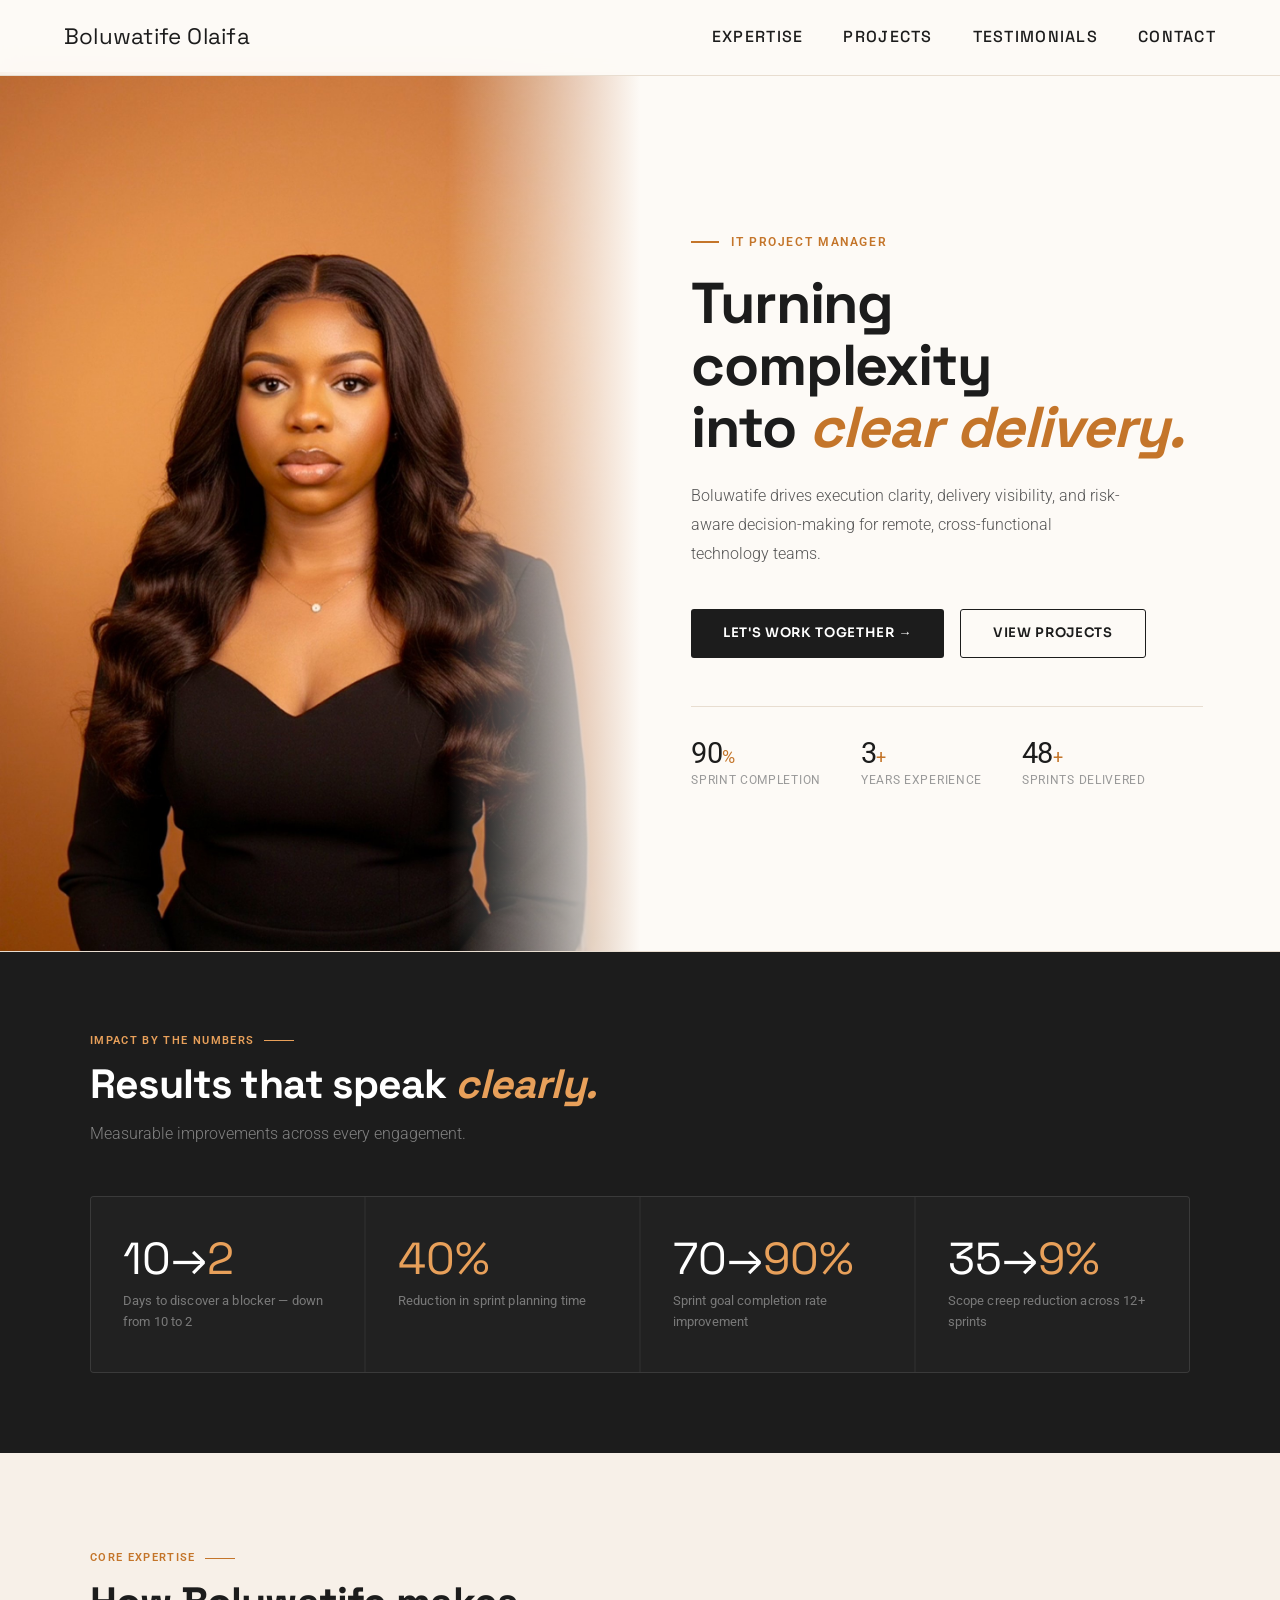
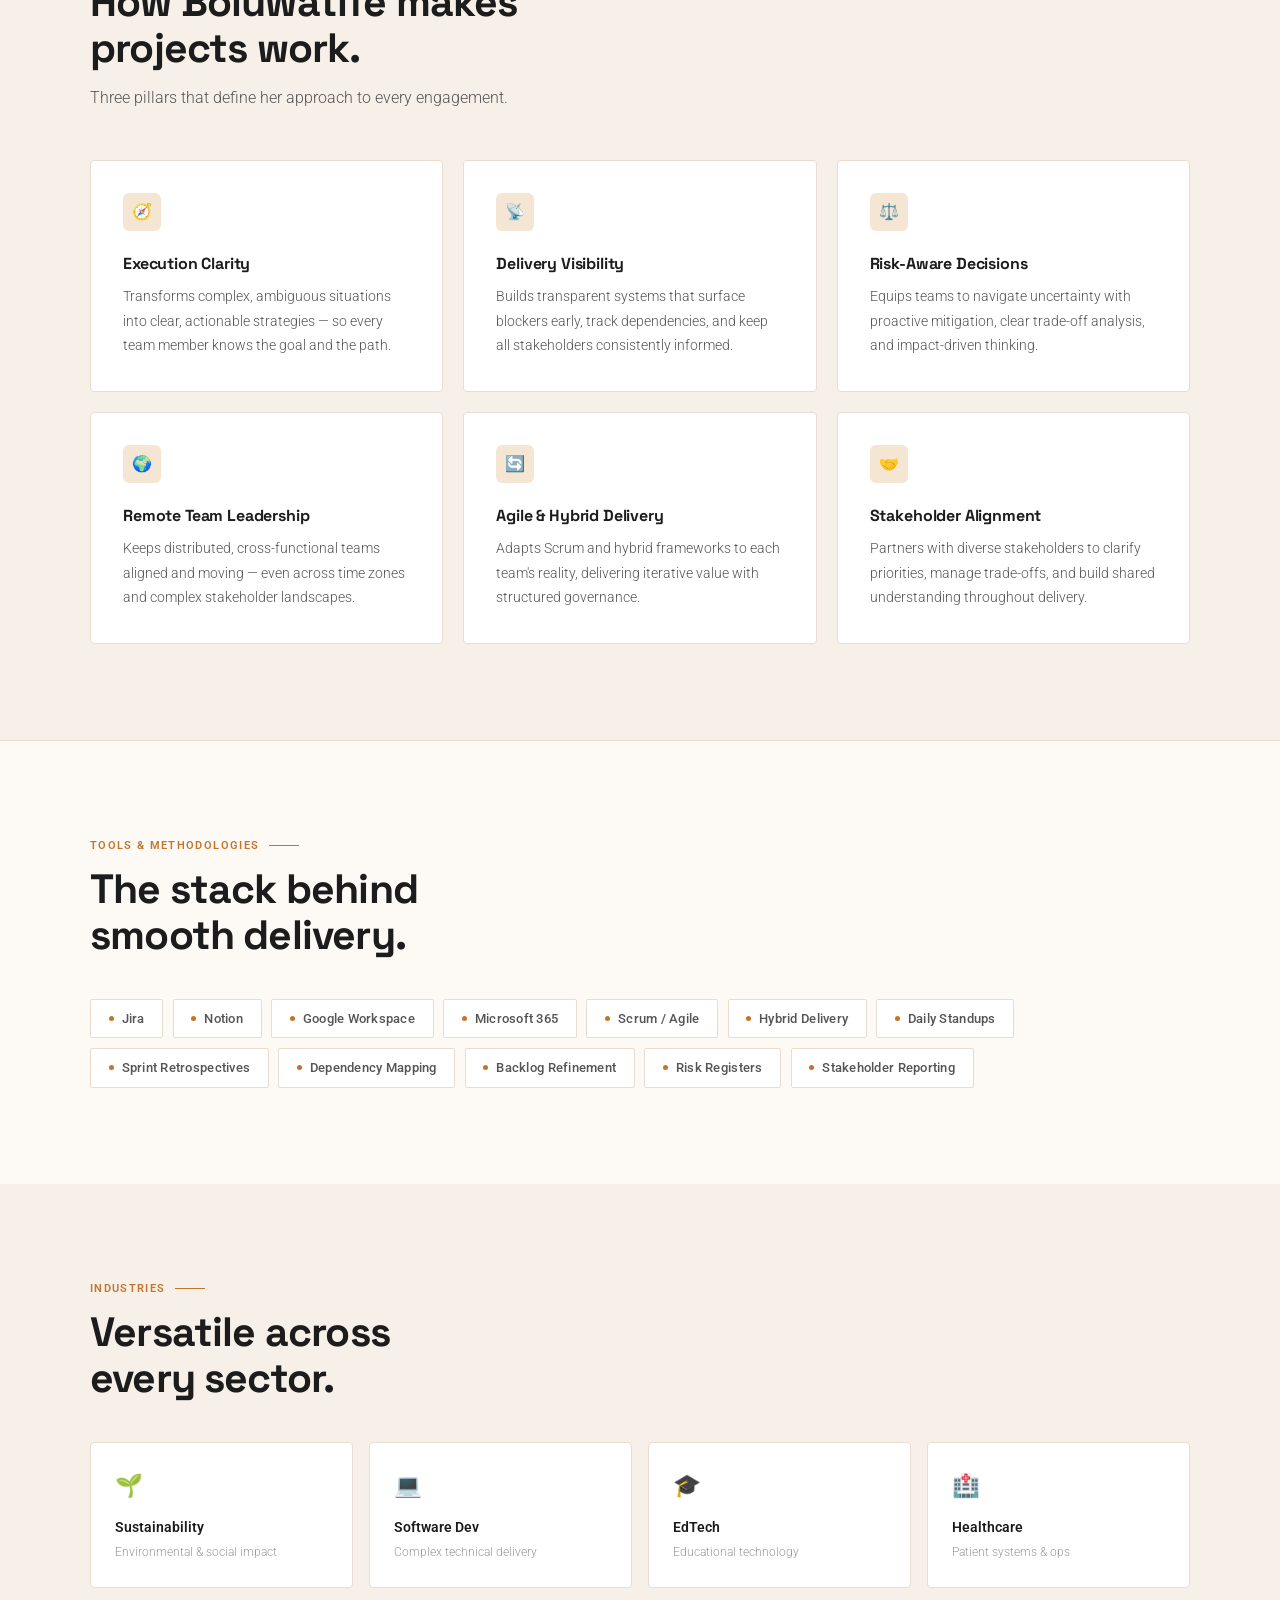
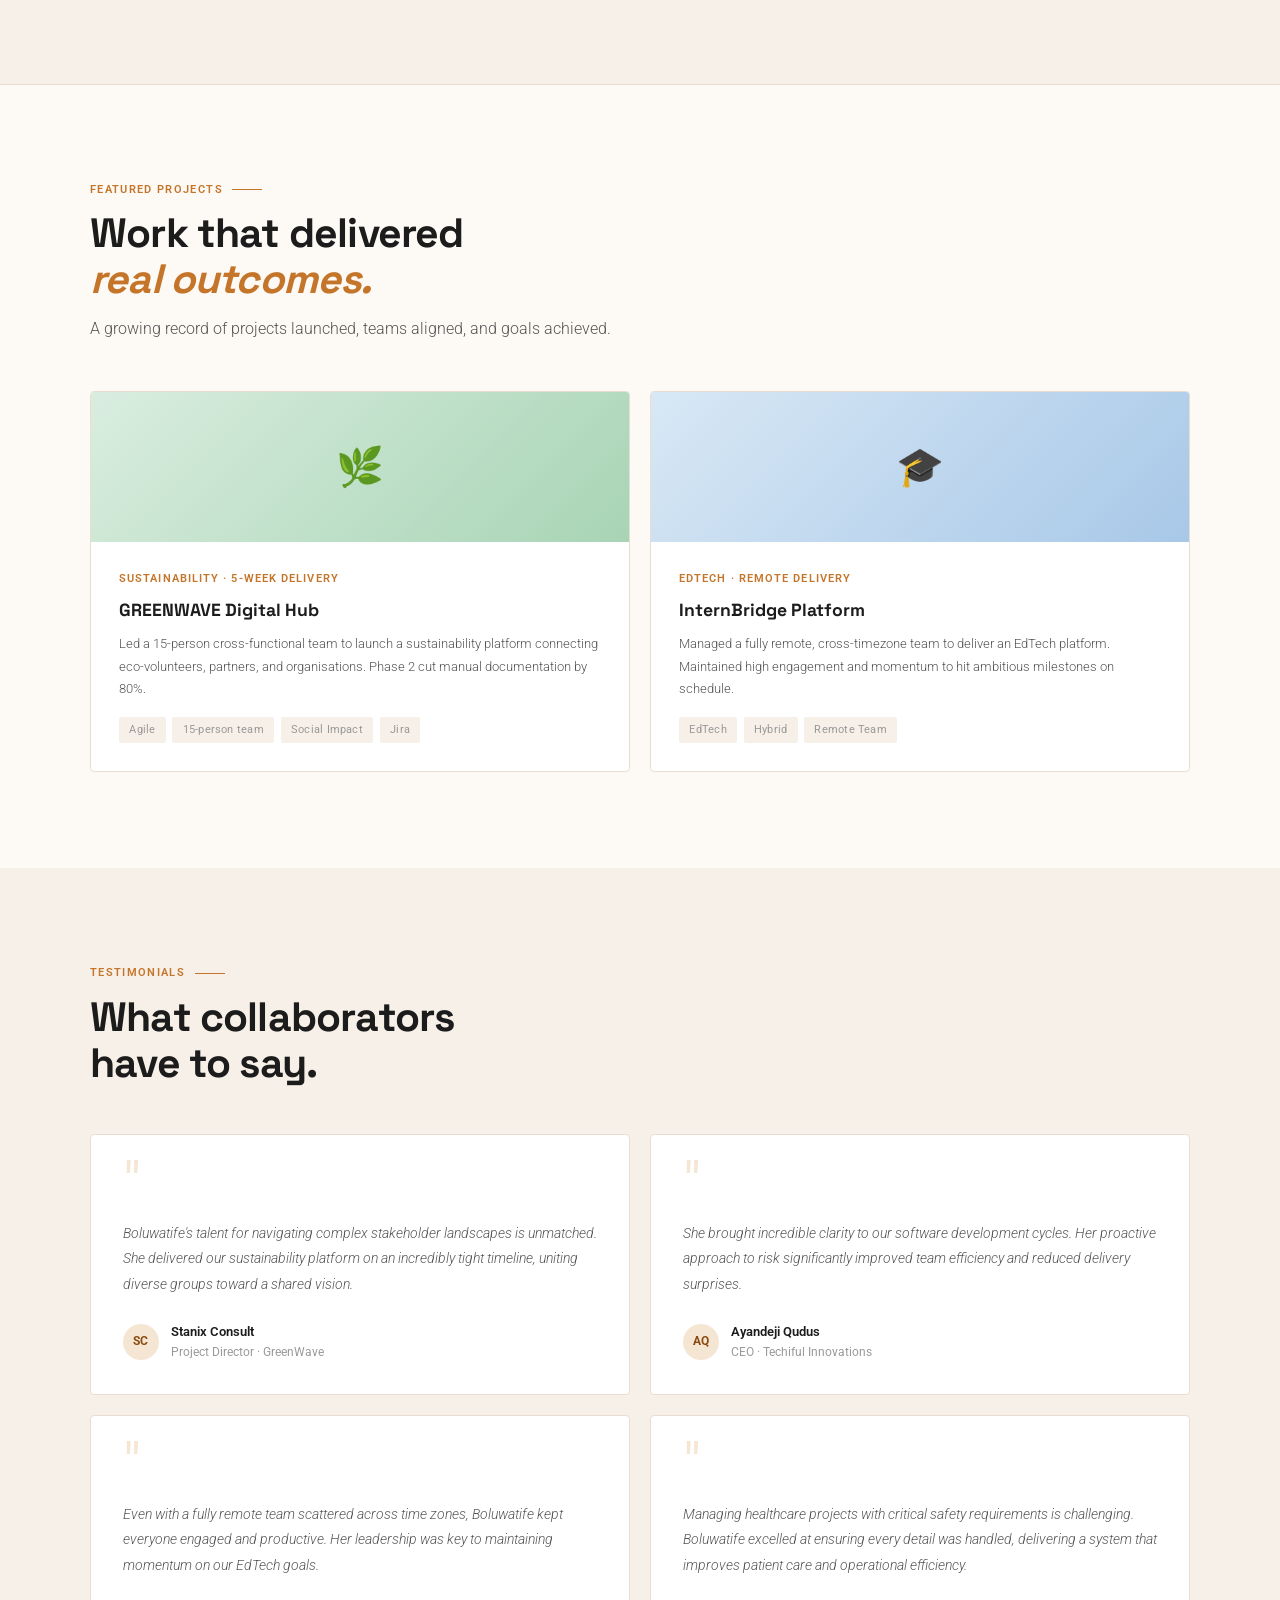
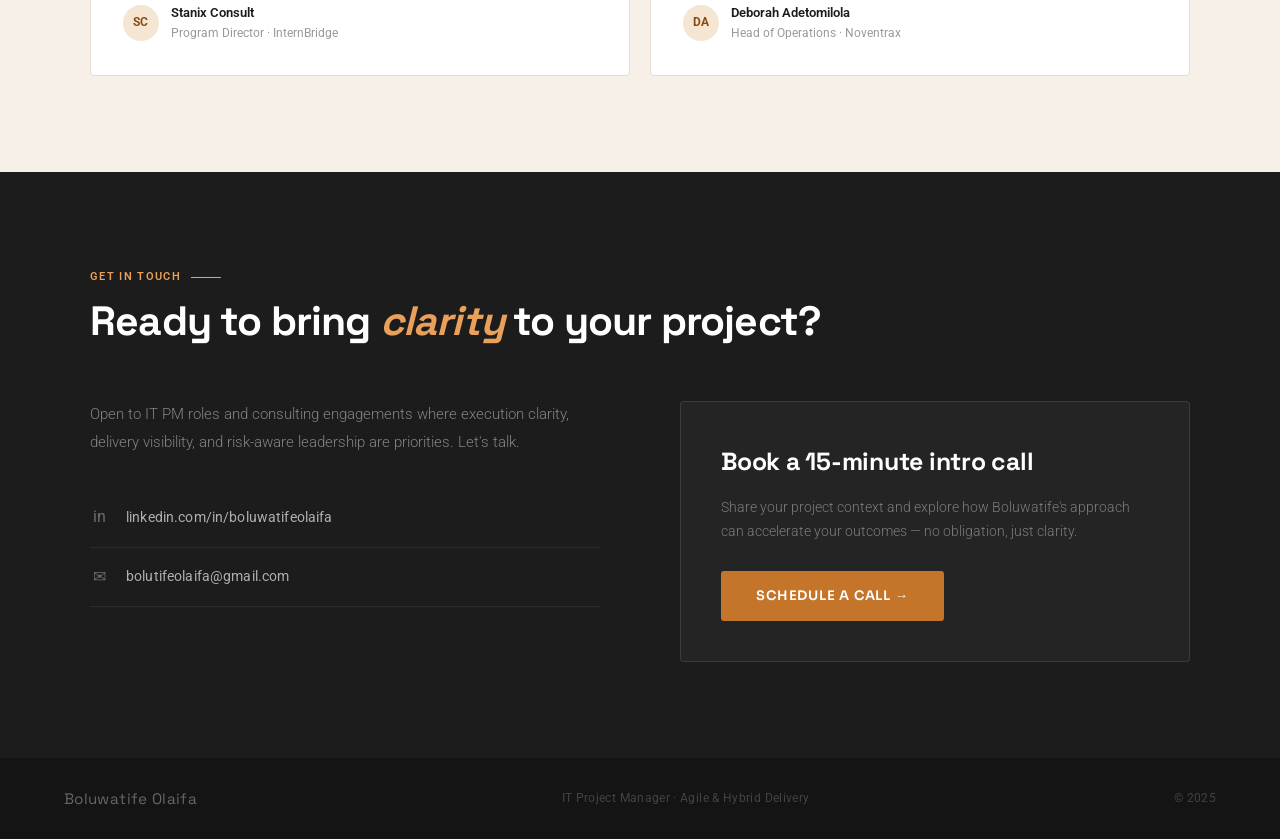
<file: index.html>
<!DOCTYPE html>
<html lang="en">
<head>
<meta charset="UTF-8">
<meta name="viewport" content="width=device-width, initial-scale=1.0">
<title>Boluwatife Olaifa — IT Project Manager</title>
<link rel="preconnect" href="https://fonts.googleapis.com">
<link rel="preconnect" href="https://fonts.gstatic.com" crossorigin>
<link href="https://fonts.googleapis.com/css2?family=Roboto:ital,wght@0,100..900;1,100..900&family=Sora:wght@100..800&family=Space+Grotesk:wght@300..700&display=swap" rel="stylesheet">
<link rel="stylesheet" href="style.css">
</head>
<body>
<!--  Mobile Nav Drawer-->
  <div class="nav-drawer" id="navDrawer">
      <button class="nav-drawer-close" id="navClose" aria-label="Close menu"> <span></span>
  <span></span></button>
   <a href="#expertise" onclick="closeDrawer()">Expertise</a>
    <a href="#projects" onclick="closeDrawer()">Projects</a>
    <a href="#testimonials" onclick="closeDrawer()">Testimonials</a>
    <a href="#contact" onclick="closeDrawer()">Contact</a>
  </div>
<!-- NAV -->
<nav>
  <a href="#" class="nav-logo">Boluwatife Olaifa</a>
  <div class="nav-right">
<ul class="nav-links">
    <li><a href="#expertise">Expertise</a></li>
    <li><a href="#projects">Projects</a></li>
    <li><a href="#testimonials">Testimonials</a></li>
    <li><a href="#contact">Contact</a></li>
  </ul>
  <button class="nav-toggle" id="navToggle" aria-label="Open menu">
        <span></span><span></span><span></span>
      </button>
  </div>
  
</nav>

<!-- HERO -->
<div class="hero">
  <div class="hero-photo">
    <img src="[data-uri]" alt="Boluwatife Olaifa — IT Project Manager">
  </div>
  <div class="hero-text">
    <div class="hero-eyebrow">IT Project Manager</div>
    <h1>Turning complexity<br>into <em>clear delivery.</em></h1>
    <p class="hero-sub">Boluwatife drives execution clarity, delivery visibility, and risk-aware decision-making for remote, cross-functional technology teams.</p>
    <div class="hero-ctas">
      <a href="#contact" class="btn btn-dark">Let's work together →</a>
      <a href="#projects" class="btn btn-outline">View projects</a>
    </div>
    <div class="hero-stats">
      <div class="hero-stat">
        <div class="hero-stat-num">90<span>%</span></div>
        <div class="hero-stat-label">Sprint completion</div>
      </div>
      <div class="hero-stat">
        <div class="hero-stat-num">3<span>+</span></div>
        <div class="hero-stat-label">Years experience</div>
      </div>
      <div class="hero-stat">
        <div class="hero-stat-num">48<span>+</span></div>
        <div class="hero-stat-label">Sprints delivered</div>
      </div>
    </div>
  </div>
</div>

<hr class="divider">

<!-- METRICS -->
<section class="metrics-strip">
  <div class="container">
    <div class="section-eyebrow">Impact by the numbers</div>
    <h2 style="color:var(--white)">Results that speak <em style="font-style:italic;color:var(--amber-light)">clearly.</em></h2>
    <p class="section-lead">Measurable improvements across every engagement.</p>
    <div class="metrics-grid">
      <div class="metric-card">
        <div class="metric-num">10→<em>2</em></div>
        <div class="metric-desc">Days to discover a blocker — down from 10 to 2</div>
      </div>
      <div class="metric-card">
        <div class="metric-num"><em>40%</em></div>
        <div class="metric-desc">Reduction in sprint planning time</div>
      </div>
      <div class="metric-card">
        <div class="metric-num">70→<em>90%</em></div>
        <div class="metric-desc">Sprint goal completion rate improvement</div>
      </div>
      <div class="metric-card">
        <div class="metric-num">35→<em>9%</em></div>
        <div class="metric-desc">Scope creep reduction across 12+ sprints</div>
      </div>
    </div>
  </div>
</section>

<!-- EXPERTISE -->
<section id="expertise" class="expertise-section">
  <div class="container">
    <div class="section-eyebrow">Core expertise</div>
    <h2>How Boluwatife makes<br>projects work.</h2>
    <p class="section-lead">Three pillars that define her approach to every engagement.</p>
    <div class="expertise-grid">
      <div class="expertise-card">
        <div class="exp-icon">🧭</div>
        <h3>Execution Clarity</h3>
        <p>Transforms complex, ambiguous situations into clear, actionable strategies — so every team member knows the goal and the path.</p>
      </div>
      <div class="expertise-card">
        <div class="exp-icon">📡</div>
        <h3>Delivery Visibility</h3>
        <p>Builds transparent systems that surface blockers early, track dependencies, and keep all stakeholders consistently informed.</p>
      </div>
      <div class="expertise-card">
        <div class="exp-icon">⚖️</div>
        <h3>Risk-Aware Decisions</h3>
        <p>Equips teams to navigate uncertainty with proactive mitigation, clear trade-off analysis, and impact-driven thinking.</p>
      </div>
      <div class="expertise-card">
        <div class="exp-icon">🌍</div>
        <h3>Remote Team Leadership</h3>
        <p>Keeps distributed, cross-functional teams aligned and moving — even across time zones and complex stakeholder landscapes.</p>
      </div>
      <div class="expertise-card">
        <div class="exp-icon">🔄</div>
        <h3>Agile & Hybrid Delivery</h3>
        <p>Adapts Scrum and hybrid frameworks to each team's reality, delivering iterative value with structured governance.</p>
      </div>
      <div class="expertise-card">
        <div class="exp-icon">🤝</div>
        <h3>Stakeholder Alignment</h3>
        <p>Partners with diverse stakeholders to clarify priorities, manage trade-offs, and build shared understanding throughout delivery.</p>
      </div>
    </div>
  </div>
</section>

<hr class="divider">

<!-- Section for tools -->
<section>
  <div class="container">
    <div class="section-eyebrow">Tools & Methodologies</div>
    <h2>The stack behind<br>smooth delivery.</h2>
    <div class="tools-row">
      <div class="tool-chip">Jira</div>
      <div class="tool-chip">Notion</div>
      <div class="tool-chip">Google Workspace</div>
      <div class="tool-chip">Microsoft 365</div>
      <div class="tool-chip">Scrum / Agile</div>
      <div class="tool-chip">Hybrid Delivery</div>
      <div class="tool-chip">Daily Standups</div>
      <div class="tool-chip">Sprint Retrospectives</div>
      <div class="tool-chip">Dependency Mapping</div>
      <div class="tool-chip">Backlog Refinement</div>
      <div class="tool-chip">Risk Registers</div>
      <div class="tool-chip">Stakeholder Reporting</div>
    </div>
  </div>
</section>

<!-- INDUSTRIES -->
<section class="industries-section">
  <div class="container">
    <div class="section-eyebrow">Industries</div>
    <h2>Versatile across<br>every sector.</h2>
    <div class="industries-grid">
      <div class="industry-card">
        <div class="ind-icon">🌱</div>
        <div class="ind-name">Sustainability</div>
        <div class="ind-desc">Environmental & social impact</div>
      </div>
      <div class="industry-card">
        <div class="ind-icon">💻</div>
        <div class="ind-name">Software Dev</div>
        <div class="ind-desc">Complex technical delivery</div>
      </div>
      <div class="industry-card">
        <div class="ind-icon">🎓</div>
        <div class="ind-name">EdTech</div>
        <div class="ind-desc">Educational technology</div>
      </div>
      <div class="industry-card">
        <div class="ind-icon">🏥</div>
        <div class="ind-name">Healthcare</div>
        <div class="ind-desc">Patient systems & ops</div>
      </div>
    </div>
  </div>
</section>

<hr class="divider">

<!-- PROJECTS -->
<section id="projects">
  <div class="container">
    <div class="section-eyebrow">Featured projects</div>
    <h2>Work that delivered<br><em style="font-style:italic;color:var(--amber)">real outcomes.</em></h2>
    <p class="section-lead">A growing record of projects launched, teams aligned, and goals achieved.</p>
    <div class="projects-grid">
      <div class="project-card">
        <div class="project-banner banner-green">🌿</div>
        <div class="project-body">
          <div class="project-tag">Sustainability · 5-week delivery</div>
          <h3>GREENWAVE Digital Hub</h3>
          <p>Led a 15-person cross-functional team to launch a sustainability platform connecting eco-volunteers, partners, and organisations. Phase 2 cut manual documentation by 80%.</p>
          <div class="project-pills">
            <span class="project-pill">Agile</span>
            <span class="project-pill">15-person team</span>
            <span class="project-pill">Social Impact</span>
            <span class="project-pill">Jira</span>
          </div>
        </div>
      </div>
      <div class="project-card">
        <div class="project-banner banner-blue">🎓</div>
        <div class="project-body">
          <div class="project-tag">EdTech · Remote delivery</div>
          <h3>InternBridge Platform</h3>
          <p>Managed a fully remote, cross-timezone team to deliver an EdTech platform. Maintained high engagement and momentum to hit ambitious milestones on schedule.</p>
          <div class="project-pills">
            <span class="project-pill">EdTech</span>
            <span class="project-pill">Hybrid</span>
            <span class="project-pill">Remote Team</span>
          </div>
        </div>
      </div>
    </div>
  </div>
</section>

<!-- TESTIMONIALS -->
<section id="testimonials" class="testimonials-section">
  <div class="container">
    <div class="section-eyebrow">Testimonials</div>
    <h2>What collaborators<br>have to say.</h2>
    <div class="testimonials-grid">
      <div class="testimonial-card">
        <span class="quote-glyph">"</span>
        <p class="testimonial-text">Boluwatife's talent for navigating complex stakeholder landscapes is unmatched. She delivered our sustainability platform on an incredibly tight timeline, uniting diverse groups toward a shared vision.</p>
        <div class="testimonial-author">
          <div class="author-avatar">SC</div>
          <div><div class="author-name">Stanix Consult</div><div class="author-role">Project Director · GreenWave</div></div>
        </div>
      </div>
      <div class="testimonial-card">
        <span class="quote-glyph">"</span>
        <p class="testimonial-text">She brought incredible clarity to our software development cycles. Her proactive approach to risk significantly improved team efficiency and reduced delivery surprises.</p>
        <div class="testimonial-author">
          <div class="author-avatar">AQ</div>
          <div><div class="author-name">Ayandeji Qudus</div><div class="author-role">CEO · Techiful Innovations</div></div>
        </div>
      </div>
      <div class="testimonial-card">
        <span class="quote-glyph">"</span>
        <p class="testimonial-text">Even with a fully remote team scattered across time zones, Boluwatife kept everyone engaged and productive. Her leadership was key to maintaining momentum on our EdTech goals.</p>
        <div class="testimonial-author">
          <div class="author-avatar">SC</div>
          <div><div class="author-name">Stanix Consult</div><div class="author-role">Program Director · InternBridge</div></div>
        </div>
      </div>
      <div class="testimonial-card">
        <span class="quote-glyph">"</span>
        <p class="testimonial-text">Managing healthcare projects with critical safety requirements is challenging. Boluwatife excelled at ensuring every detail was handled, delivering a system that improves patient care and operational efficiency.</p>
        <div class="testimonial-author">
          <div class="author-avatar">DA</div>
          <div><div class="author-name">Deborah Adetomilola</div><div class="author-role">Head of Operations · Noventrax</div></div>
        </div>
      </div>
    </div>
  </div>
</section>

<!-- CONTACT -->
<section id="contact" class="contact-section">
  <div class="container">
    <div class="section-eyebrow">Get in touch</div>
    <h2>Ready to bring <em style="font-style:italic;color:var(--amber-light)">clarity</em> to your project?</h2>
    <div class="contact-inner">
      <div>
        <p class="contact-desc">Open to IT PM roles and consulting engagements where execution clarity, delivery visibility, and risk-aware leadership are priorities. Let's talk.</p>
        <div class="contact-links">
          <a href="https://www.linkedin.com/in/boluwatifeolaifa" class="contact-link" target="_blank">
            <span class="link-icon">in</span> linkedin.com/in/boluwatifeolaifa
          </a>
          <a href="mailto:bolutifeolaifa@gmail.com" class="contact-link">
            <span class="link-icon">✉</span> bolutifeolaifa@gmail.com
          </a>
        </div>
      </div>
      <div class="cta-box">
        <h3>Book a 15-minute intro call</h3>
        <p>Share your project context and explore how Boluwatife's approach can accelerate your outcomes — no obligation, just clarity.</p>
        <a href="mailto:bolutifeolaifa@gmail.com?subject=Let%27s%20connect" class="btn-amber">Schedule a call →</a>
      </div>
    </div>
  </div>
</section>

<!-- FOOTER -->
<footer>
  <a href="#" class="footer-logo">Boluwatife Olaifa</a>
  <span>IT Project Manager · Agile & Hybrid Delivery</span>
  <span>© 2025</span>
</footer>
<script src="index.js"></script>
</body>
</html>
</file>
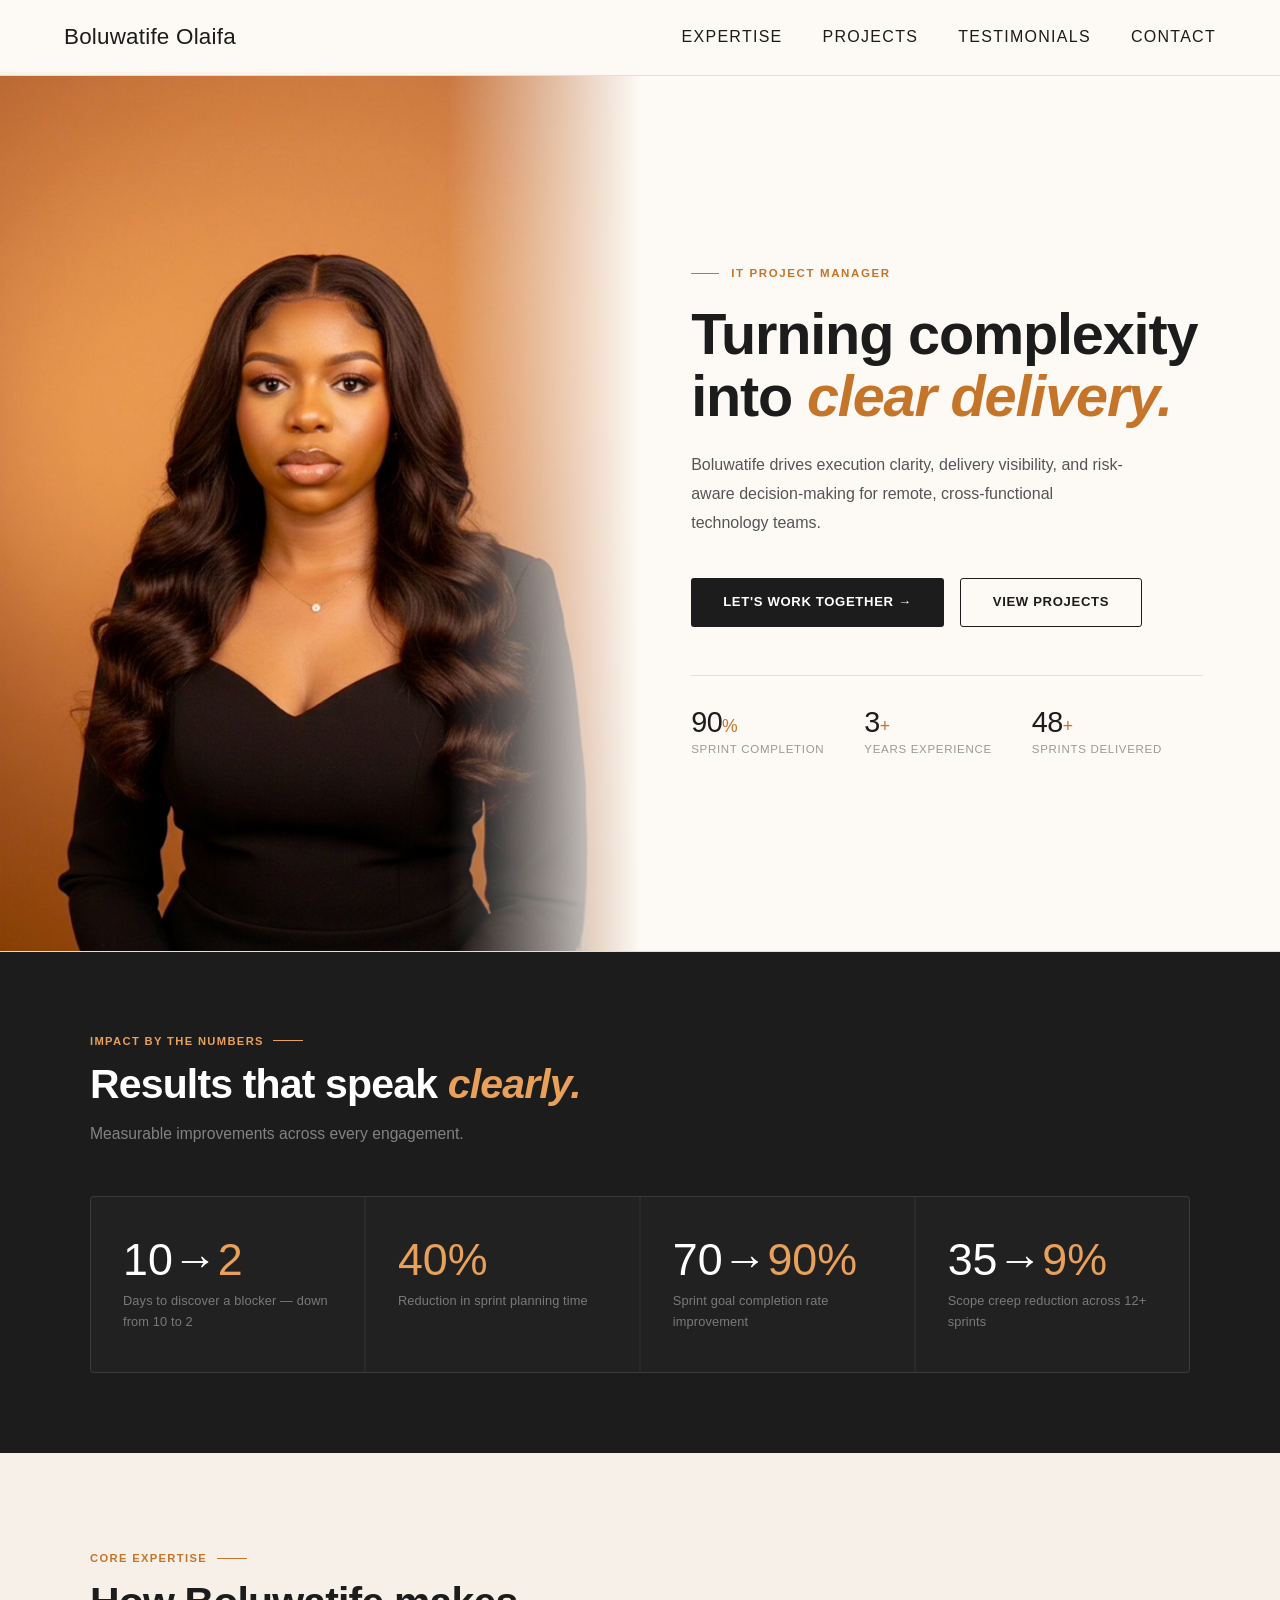
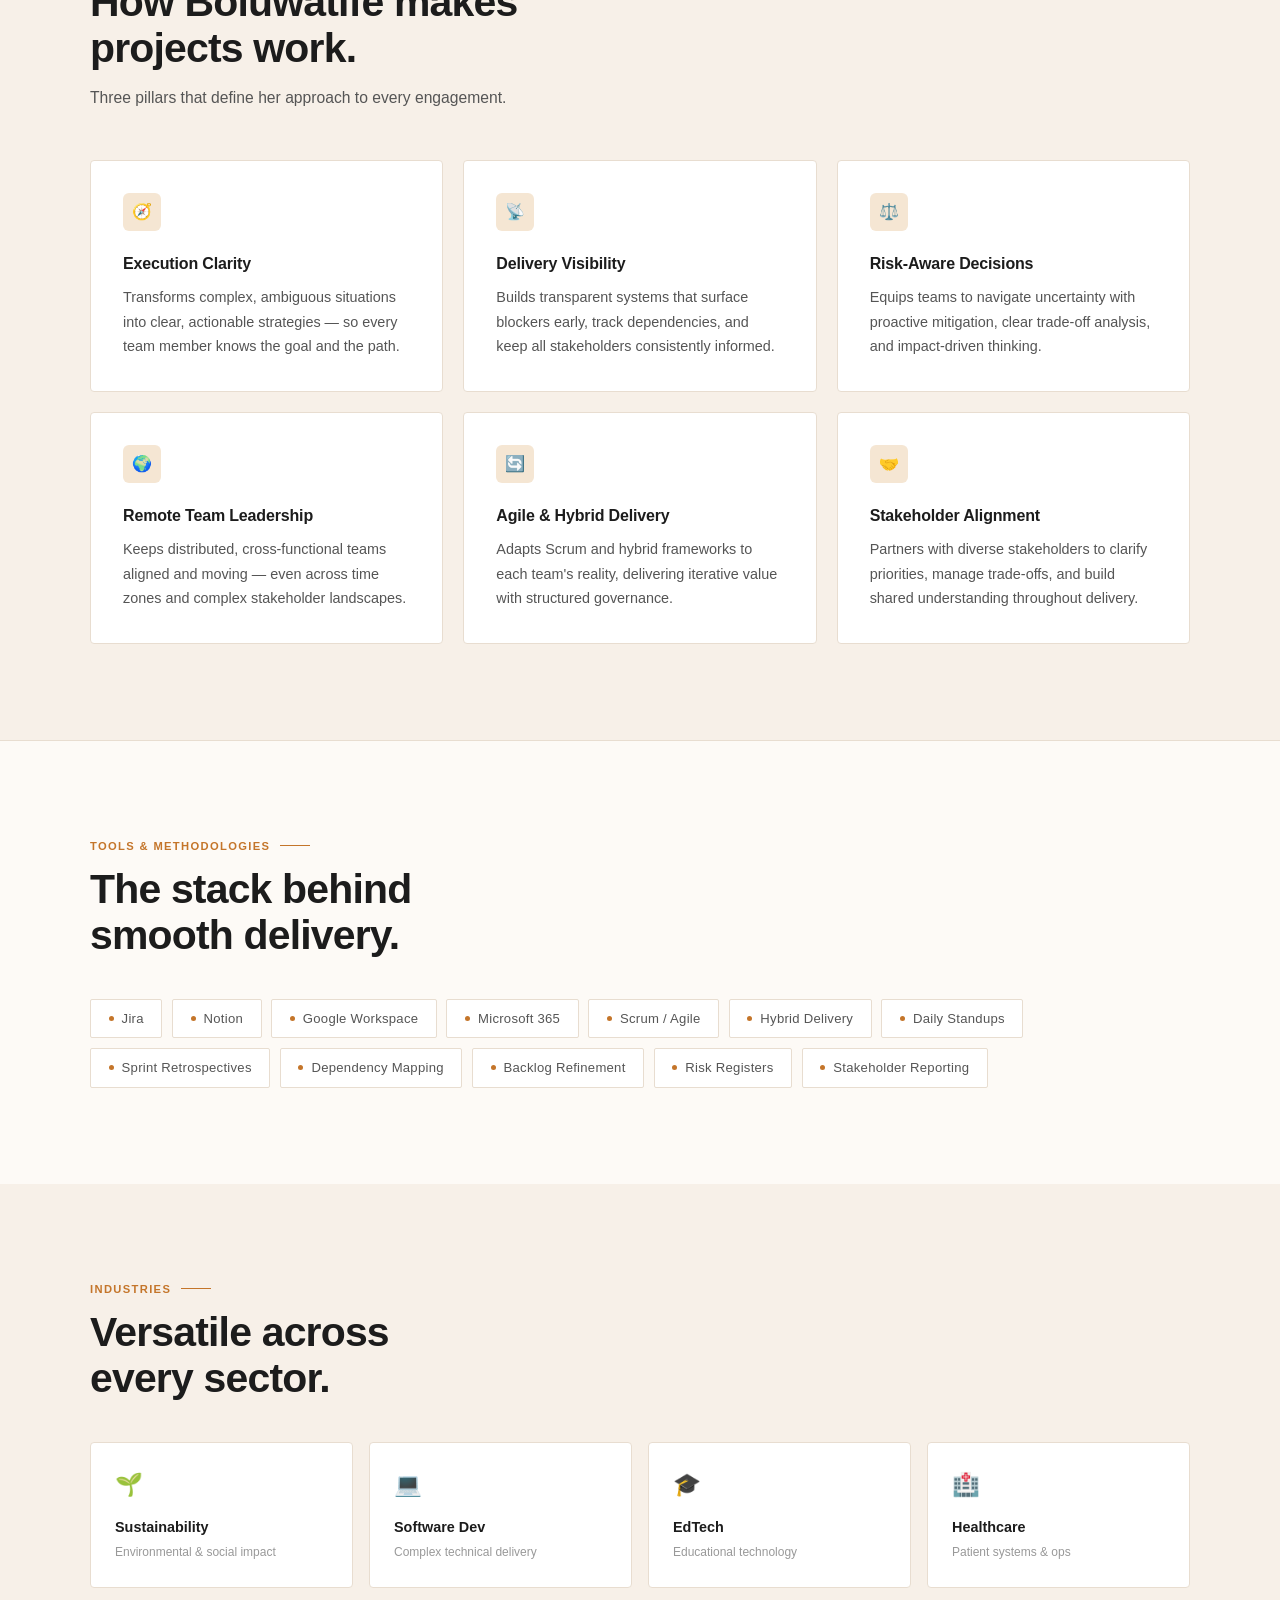
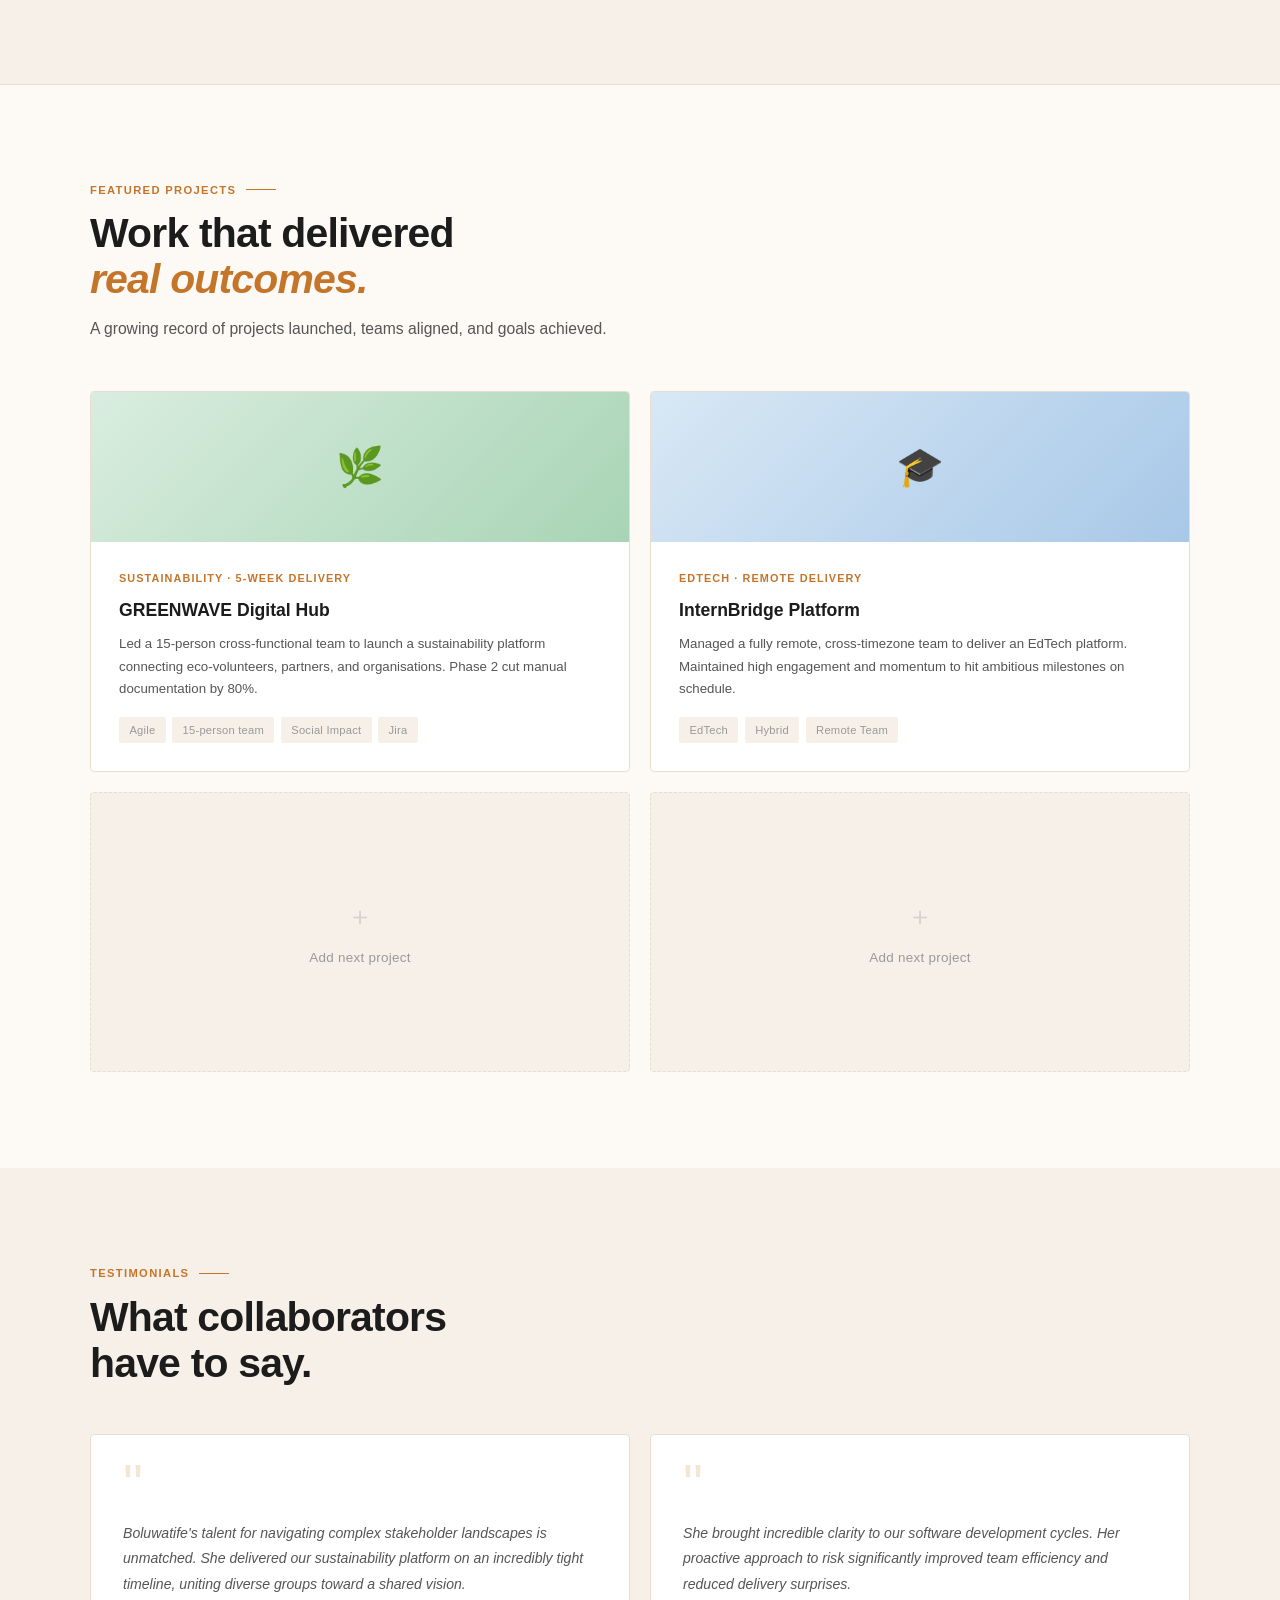
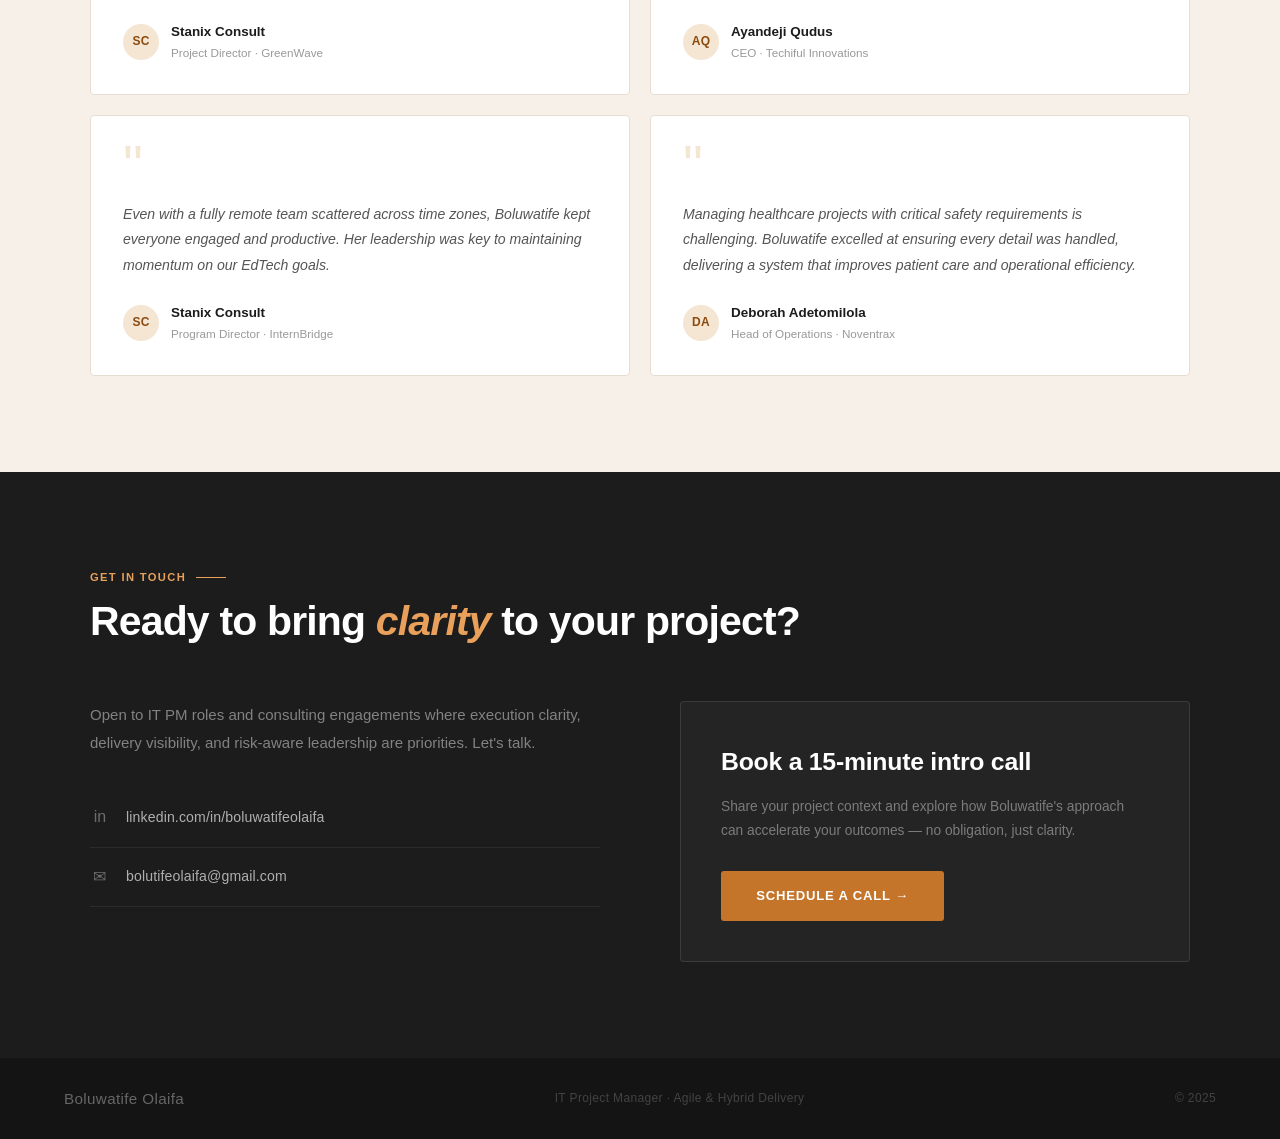
<file: boluwatife-portfolio.html>
<!DOCTYPE html>
<html lang="en">
<head>
<meta charset="UTF-8">
<meta name="viewport" content="width=device-width, initial-scale=1.0">
<title>Boluwatife Olaifa — IT Project Manager</title>
<link rel="preconnect" href="https://fonts.googleapis.com">
<link href="https://fonts.googleapis.com/css2?family=Playfair+Display:ital,wght@0,400;0,700;1,400&family=Jost:wght@300;400;500;600&display=swap" rel="stylesheet">
<link rel="stylesheet" href="style.css">
</head>
<body>

<!-- NAV -->
<nav>
  <a href="#" class="nav-logo">Boluwatife Olaifa</a>
  <ul class="nav-links">
    <li><a href="#expertise">Expertise</a></li>
    <li><a href="#projects">Projects</a></li>
    <li><a href="#testimonials">Testimonials</a></li>
    <li><a href="#contact">Contact</a></li>
  </ul>
</nav>

<!-- HERO -->
<div class="hero">
  <div class="hero-photo">
    <img src="[data-uri]" alt="Boluwatife Olaifa — IT Project Manager">
  </div>
  <div class="hero-text">
    <div class="hero-eyebrow">IT Project Manager</div>
    <h1>Turning complexity<br>into <em>clear delivery.</em></h1>
    <p class="hero-sub">Boluwatife drives execution clarity, delivery visibility, and risk-aware decision-making for remote, cross-functional technology teams.</p>
    <div class="hero-ctas">
      <a href="#contact" class="btn btn-dark">Let's work together →</a>
      <a href="#projects" class="btn btn-outline">View projects</a>
    </div>
    <div class="hero-stats">
      <div class="hero-stat">
        <div class="hero-stat-num">90<span>%</span></div>
        <div class="hero-stat-label">Sprint completion</div>
      </div>
      <div class="hero-stat">
        <div class="hero-stat-num">3<span>+</span></div>
        <div class="hero-stat-label">Years experience</div>
      </div>
      <div class="hero-stat">
        <div class="hero-stat-num">48<span>+</span></div>
        <div class="hero-stat-label">Sprints delivered</div>
      </div>
    </div>
  </div>
</div>

<hr class="divider">

<!-- METRICS -->
<section class="metrics-strip">
  <div class="container">
    <div class="section-eyebrow">Impact by the numbers</div>
    <h2 style="color:var(--white)">Results that speak <em style="font-style:italic;color:var(--amber-light)">clearly.</em></h2>
    <p class="section-lead">Measurable improvements across every engagement.</p>
    <div class="metrics-grid">
      <div class="metric-card">
        <div class="metric-num">10→<em>2</em></div>
        <div class="metric-desc">Days to discover a blocker — down from 10 to 2</div>
      </div>
      <div class="metric-card">
        <div class="metric-num"><em>40%</em></div>
        <div class="metric-desc">Reduction in sprint planning time</div>
      </div>
      <div class="metric-card">
        <div class="metric-num">70→<em>90%</em></div>
        <div class="metric-desc">Sprint goal completion rate improvement</div>
      </div>
      <div class="metric-card">
        <div class="metric-num">35→<em>9%</em></div>
        <div class="metric-desc">Scope creep reduction across 12+ sprints</div>
      </div>
    </div>
  </div>
</section>

<!-- EXPERTISE -->
<section id="expertise" class="expertise-section">
  <div class="container">
    <div class="section-eyebrow">Core expertise</div>
    <h2>How Boluwatife makes<br>projects work.</h2>
    <p class="section-lead">Three pillars that define her approach to every engagement.</p>
    <div class="expertise-grid">
      <div class="expertise-card">
        <div class="exp-icon">🧭</div>
        <h3>Execution Clarity</h3>
        <p>Transforms complex, ambiguous situations into clear, actionable strategies — so every team member knows the goal and the path.</p>
      </div>
      <div class="expertise-card">
        <div class="exp-icon">📡</div>
        <h3>Delivery Visibility</h3>
        <p>Builds transparent systems that surface blockers early, track dependencies, and keep all stakeholders consistently informed.</p>
      </div>
      <div class="expertise-card">
        <div class="exp-icon">⚖️</div>
        <h3>Risk-Aware Decisions</h3>
        <p>Equips teams to navigate uncertainty with proactive mitigation, clear trade-off analysis, and impact-driven thinking.</p>
      </div>
      <div class="expertise-card">
        <div class="exp-icon">🌍</div>
        <h3>Remote Team Leadership</h3>
        <p>Keeps distributed, cross-functional teams aligned and moving — even across time zones and complex stakeholder landscapes.</p>
      </div>
      <div class="expertise-card">
        <div class="exp-icon">🔄</div>
        <h3>Agile & Hybrid Delivery</h3>
        <p>Adapts Scrum and hybrid frameworks to each team's reality, delivering iterative value with structured governance.</p>
      </div>
      <div class="expertise-card">
        <div class="exp-icon">🤝</div>
        <h3>Stakeholder Alignment</h3>
        <p>Partners with diverse stakeholders to clarify priorities, manage trade-offs, and build shared understanding throughout delivery.</p>
      </div>
    </div>
  </div>
</section>

<hr class="divider">

<!-- TOOLS -->
<section>
  <div class="container">
    <div class="section-eyebrow">Tools & Methodologies</div>
    <h2>The stack behind<br>smooth delivery.</h2>
    <div class="tools-row">
      <div class="tool-chip">Jira</div>
      <div class="tool-chip">Notion</div>
      <div class="tool-chip">Google Workspace</div>
      <div class="tool-chip">Microsoft 365</div>
      <div class="tool-chip">Scrum / Agile</div>
      <div class="tool-chip">Hybrid Delivery</div>
      <div class="tool-chip">Daily Standups</div>
      <div class="tool-chip">Sprint Retrospectives</div>
      <div class="tool-chip">Dependency Mapping</div>
      <div class="tool-chip">Backlog Refinement</div>
      <div class="tool-chip">Risk Registers</div>
      <div class="tool-chip">Stakeholder Reporting</div>
    </div>
  </div>
</section>

<!-- INDUSTRIES -->
<section class="industries-section">
  <div class="container">
    <div class="section-eyebrow">Industries</div>
    <h2>Versatile across<br>every sector.</h2>
    <div class="industries-grid">
      <div class="industry-card">
        <div class="ind-icon">🌱</div>
        <div class="ind-name">Sustainability</div>
        <div class="ind-desc">Environmental & social impact</div>
      </div>
      <div class="industry-card">
        <div class="ind-icon">💻</div>
        <div class="ind-name">Software Dev</div>
        <div class="ind-desc">Complex technical delivery</div>
      </div>
      <div class="industry-card">
        <div class="ind-icon">🎓</div>
        <div class="ind-name">EdTech</div>
        <div class="ind-desc">Educational technology</div>
      </div>
      <div class="industry-card">
        <div class="ind-icon">🏥</div>
        <div class="ind-name">Healthcare</div>
        <div class="ind-desc">Patient systems & ops</div>
      </div>
    </div>
  </div>
</section>

<hr class="divider">

<!-- PROJECTS -->
<section id="projects">
  <div class="container">
    <div class="section-eyebrow">Featured projects</div>
    <h2>Work that delivered<br><em style="font-style:italic;color:var(--amber)">real outcomes.</em></h2>
    <p class="section-lead">A growing record of projects launched, teams aligned, and goals achieved.</p>
    <div class="projects-grid">
      <div class="project-card">
        <div class="project-banner banner-green">🌿</div>
        <div class="project-body">
          <div class="project-tag">Sustainability · 5-week delivery</div>
          <h3>GREENWAVE Digital Hub</h3>
          <p>Led a 15-person cross-functional team to launch a sustainability platform connecting eco-volunteers, partners, and organisations. Phase 2 cut manual documentation by 80%.</p>
          <div class="project-pills">
            <span class="project-pill">Agile</span>
            <span class="project-pill">15-person team</span>
            <span class="project-pill">Social Impact</span>
            <span class="project-pill">Jira</span>
          </div>
        </div>
      </div>
      <div class="project-card">
        <div class="project-banner banner-blue">🎓</div>
        <div class="project-body">
          <div class="project-tag">EdTech · Remote delivery</div>
          <h3>InternBridge Platform</h3>
          <p>Managed a fully remote, cross-timezone team to deliver an EdTech platform. Maintained high engagement and momentum to hit ambitious milestones on schedule.</p>
          <div class="project-pills">
            <span class="project-pill">EdTech</span>
            <span class="project-pill">Hybrid</span>
            <span class="project-pill">Remote Team</span>
          </div>
        </div>
      </div>
      <div class="add-project">
        <div class="add-icon">＋</div>
        <span>Add next project</span>
      </div>
      <div class="add-project">
        <div class="add-icon">＋</div>
        <span>Add next project</span>
      </div>
    </div>
  </div>
</section>

<!-- TESTIMONIALS -->
<section id="testimonials" class="testimonials-section">
  <div class="container">
    <div class="section-eyebrow">Testimonials</div>
    <h2>What collaborators<br>have to say.</h2>
    <div class="testimonials-grid">
      <div class="testimonial-card">
        <span class="quote-glyph">"</span>
        <p class="testimonial-text">Boluwatife's talent for navigating complex stakeholder landscapes is unmatched. She delivered our sustainability platform on an incredibly tight timeline, uniting diverse groups toward a shared vision.</p>
        <div class="testimonial-author">
          <div class="author-avatar">SC</div>
          <div><div class="author-name">Stanix Consult</div><div class="author-role">Project Director · GreenWave</div></div>
        </div>
      </div>
      <div class="testimonial-card">
        <span class="quote-glyph">"</span>
        <p class="testimonial-text">She brought incredible clarity to our software development cycles. Her proactive approach to risk significantly improved team efficiency and reduced delivery surprises.</p>
        <div class="testimonial-author">
          <div class="author-avatar">AQ</div>
          <div><div class="author-name">Ayandeji Qudus</div><div class="author-role">CEO · Techiful Innovations</div></div>
        </div>
      </div>
      <div class="testimonial-card">
        <span class="quote-glyph">"</span>
        <p class="testimonial-text">Even with a fully remote team scattered across time zones, Boluwatife kept everyone engaged and productive. Her leadership was key to maintaining momentum on our EdTech goals.</p>
        <div class="testimonial-author">
          <div class="author-avatar">SC</div>
          <div><div class="author-name">Stanix Consult</div><div class="author-role">Program Director · InternBridge</div></div>
        </div>
      </div>
      <div class="testimonial-card">
        <span class="quote-glyph">"</span>
        <p class="testimonial-text">Managing healthcare projects with critical safety requirements is challenging. Boluwatife excelled at ensuring every detail was handled, delivering a system that improves patient care and operational efficiency.</p>
        <div class="testimonial-author">
          <div class="author-avatar">DA</div>
          <div><div class="author-name">Deborah Adetomilola</div><div class="author-role">Head of Operations · Noventrax</div></div>
        </div>
      </div>
    </div>
  </div>
</section>

<!-- CONTACT -->
<section id="contact" class="contact-section">
  <div class="container">
    <div class="section-eyebrow">Get in touch</div>
    <h2>Ready to bring <em style="font-style:italic;color:var(--amber-light)">clarity</em> to your project?</h2>
    <div class="contact-inner">
      <div>
        <p class="contact-desc">Open to IT PM roles and consulting engagements where execution clarity, delivery visibility, and risk-aware leadership are priorities. Let's talk.</p>
        <div class="contact-links">
          <a href="https://www.linkedin.com/in/boluwatifeolaifa" class="contact-link" target="_blank">
            <span class="link-icon">in</span> linkedin.com/in/boluwatifeolaifa
          </a>
          <a href="mailto:bolutifeolaifa@gmail.com" class="contact-link">
            <span class="link-icon">✉</span> bolutifeolaifa@gmail.com
          </a>
        </div>
      </div>
      <div class="cta-box">
        <h3>Book a 15-minute intro call</h3>
        <p>Share your project context and explore how Boluwatife's approach can accelerate your outcomes — no obligation, just clarity.</p>
        <a href="mailto:bolutifeolaifa@gmail.com?subject=Let%27s%20connect" class="btn-amber">Schedule a call →</a>
      </div>
    </div>
  </div>
</section>

<!-- FOOTER -->
<footer>
  <a href="#" class="footer-logo">Boluwatife Olaifa</a>
  <span>IT Project Manager · Agile & Hybrid Delivery</span>
  <span>© 2025</span>
</footer>

</body>
</html>
</file>
<file: style.css>
*,
*::before,
*::after {
  box-sizing: border-box;
  margin: 0;
  padding: 0;
}

:root {
  --amber: #c4752a;
  --amber-light: #e8a05a;
  --amber-pale: #f5e6d3;
  --amber-deep: #8b4a10;
  --ink: #1c1c1c;
  --ink-soft: #555555;
  --ink-muted: #999999;
  --paper: #fdfaf6;
  --surface: #f7f0e8;
  --white: #ffffff;
  --rule: #e8ddd0;
}

html {
  scroll-behavior: smooth;
}

body {
  font-family: "Roboto", sans-serif;
  background: var(--paper);
  color: var(--ink);
  font-size: 16px;
  line-height: 1.65;
  -webkit-font-smoothing: antialiased;
}

/* ===== NAV ===== */
nav {
  position: fixed;
  top: 0;
  left: 0;
  right: 0;
  z-index: 100;
  display: flex;
  justify-content: space-between;
  align-items: center;
  padding: 1.2rem 5vw;
  background: rgba(253, 250, 246, 0.92);
  backdrop-filter: blur(14px);
  border-bottom: 1px solid var(--rule);
}
.nav-logo {
  font-family: "Space Grotesk", sans-serif;
  font-size: 1.4rem;
  color: var(--ink);
  text-decoration: none;
  letter-spacing: 0.01em;
}
.nav-right {
  display: flex;
  align-items: center;
  gap: 2rem;
}
.nav-links {
  display: flex;
  gap: 2.5rem;
  list-style: none;
}
.nav-links a {
  font-size: 1rem;
  font-weight: 500;
  font-family: "Space Grotesk", sans-serif;
  color: var(--ink);
  text-decoration: none;
  letter-spacing: 0.08em;
  text-transform: uppercase;
  transition: color 0.2s;
}
.nav-links a:hover {
  color: var(--amber);
}
/* Hamburger - mobile */
.nav-toggle {
  display: none;
  flex-direction: column;
  gap: 3px;
  background: none;
  border: 2px solid black;
  border-radius: 5px;
  padding: 4px;
}
.nav-drawer.open {
  display: flex;
  gap: 2rem;
}
.nav-toggle span {
  display: block;
  width: 25px;
  height: 4px;
  background: var(--amber-deep);
  transition:
    transform 0.3s,
    opacity 0.3s;
}

/* Mobile Nav Drawer */
.nav-drawer {
  display: none;
  position: fixed;
  top: 0;
  left: 0;
  right: 0;
  bottom: 0;
  background: var(--amber-deep);
  z-index: 300;
  flex-direction: column;
  align-items: center;
  justify-content: center;
  gap: 0.2rem;
}
.nav-drawer a {
  font-family: "Space Grotesk", sans-serif;
  font-weight: 500;
  font-size: 1.6rem;
  color: var(--white);
  text-decoration: none;
}
.nav-drawer-close {
  position: absolute;
  top: 1.5rem;
  right: 30px;
  width: 42px;
  height: 42px;
  background: var(--white);
  border: 2px solid white;
  border-radius: 10px;
  cursor: pointer;
  display: flex;
  align-items: center;
  justify-content: center;
  z-index: 10;
}
.nav-drawer-close span {
  position: absolute;
  width: 24px;
  height: 4px;
  background: var(--amber-deep);
  border-radius: 4px;
  transition: background 0.2s;
}
.nav-drawer-close span:first-child {
  transform: rotate(45deg);
}
.nav-drawer-close span:last-child {
  transform: rotate(-45deg);
}
.nav-drawer-close:hover span {
  background: var(--gold);
}
/* ===== HERO ===== */
.hero {
  min-height: 80vh;
  display: grid;
  grid-template-columns: 1fr 1fr;
  padding-top: 72px;
}

.hero-photo {
  position: relative;
  overflow: hidden;
  background: #c47a30;
}
.hero-photo img {
  width: 100%;
  height: 100%;
  object-fit: cover;
  object-position: center top;
  display: block;
}
.hero-photo::after {
  content: "";
  position: absolute;
  inset: 0;
  background: linear-gradient(to right, transparent 70%, var(--paper) 100%);
}

.hero-text {
  display: flex;
  flex-direction: column;
  justify-content: center;
  padding: 5rem 6vw 5rem 4vw;
}
.hero-eyebrow {
  font-size: 0.72rem;
  font-weight: 600;
  letter-spacing: 0.14em;
  text-transform: uppercase;
  color: var(--amber);
  margin-bottom: 1.25rem;
  display: flex;
  align-items: center;
  gap: 0.75rem;
}
.hero-eyebrow::before {
  content: "";
  width: 28px;
  height: 1.5px;
  background: var(--amber);
}

h1 {
  font-family: "Space Grotesk", sans-serif;
  font-size: clamp(2.6rem, 4.5vw, 4rem);
  line-height: 1.08;
  letter-spacing: -0.02em;
  color: var(--ink);
  margin-bottom: 1.5rem;
}
h1 em {
  font-style: italic;
  color: var(--amber);
}

.hero-sub {
  font-size: 1rem;
  font-family: "Roboto", sans-serif;
  color: var(--ink-soft);
  font-weight: 300;
  line-height: 1.8;
  max-width: 440px;
  margin-bottom: 2.5rem;
}

.hero-ctas {
  display: flex;
  gap: 1rem;
  flex-wrap: wrap;
  margin-bottom: 3rem;
}
.btn {
  display: inline-flex;
  align-items: center;
  gap: 0.4rem;
  padding: 0.8rem 2rem;
  border-radius: 3px;
  font-family: "Sora", sans-serif;
  font-size: 0.82rem;
  font-weight: 600;
  letter-spacing: 0.05em;
  text-transform: uppercase;
  text-decoration: none;
  transition: all 0.22s;
  cursor: pointer;
  border: none;
}
.btn-dark {
  background: var(--ink);
  color: var(--white);
}
.btn-dark:hover {
  background: var(--amber-deep);
  transform: translateY(-2px);
}
.btn-outline {
  background: transparent;
  color: var(--ink);
  border: 1.5px solid var(--ink);
}
.btn-outline:hover {
  border-color: var(--amber);
  color: var(--amber);
  transform: translateY(-2px);
}

.hero-stats {
  display: flex;
  gap: 2.5rem;
  padding-top: 2rem;
  border-top: 1px solid var(--rule);
}
/* .hero-stat {} */
.hero-stat-num {
  font-family: "Roboto", sans-serif;
  font-size: 1.8rem;
  color: var(--ink);
  line-height: 1;
  letter-spacing: -0.02em;
}
.hero-stat-num span {
  color: var(--amber);
  font-size: 1.1rem;
}
.hero-stat-label {
  font-size: 0.72rem;
  color: var(--ink-muted);
  text-transform: uppercase;
  letter-spacing: 0.06em;
  margin-top: 0.2rem;
}

/* ===== FADE-IN ===== */
@keyframes fadeUp {
  from {
    opacity: 0;
    transform: translateY(20px);
  }
  to {
    opacity: 1;
    transform: translateY(0);
  }
}
.hero-eyebrow {
  opacity: 0;
  animation: fadeUp 0.6s ease 0.2s forwards;
}
h1 {
  opacity: 0;
  animation: fadeUp 0.6s ease 0.35s forwards;
}
.hero-sub {
  opacity: 0;
  animation: fadeUp 0.6s ease 0.5s forwards;
}
.hero-ctas {
  opacity: 0;
  animation: fadeUp 0.6s ease 0.65s forwards;
}
.hero-stats {
  opacity: 0;
  animation: fadeUp 0.6s ease 0.8s forwards;
}
.hero-photo {
  opacity: 0;
  animation: fadeUp 0.8s ease 0.1s forwards;
}

/*SHARED */
section {
  padding: 6rem 5vw;
}
.container {
  max-width: 1100px;
  margin: 0 auto;
}
.section-eyebrow {
  font-size: 0.7rem;
  font-weight: 600;
  letter-spacing: 0.12em;
  text-transform: uppercase;
  color: var(--amber);
  margin-bottom: 0.75rem;
  display: flex;
  align-items: center;
  gap: 0.6rem;
}
.section-eyebrow::after {
  content: "";
  width: 30px;
  height: 1px;
  background: var(--amber);
}
h2 {
  font-family: "Space Grotesk", sans-serif;
  font-size: clamp(1.9rem, 3.2vw, 2.8rem);
  line-height: 1.12;
  letter-spacing: -0.02em;
  margin-bottom: 0.75rem;
}
.section-lead {
  font-size: 0.98rem;
  color: var(--ink-soft);
  font-weight: 300;
  max-width: 540px;
  line-height: 1.8;
}
hr.divider {
  border: none;
  border-top: 1px solid var(--rule);
  margin: 0;
}

/* ===== METRICS STRIP ===== */
.metrics-strip {
  background: var(--ink);
  padding: 5rem 5vw;
}
.metrics-strip .section-eyebrow {
  color: var(--amber-light);
}
.metrics-strip .section-eyebrow::after {
  background: var(--amber-light);
}
.metrics-strip h2 {
  color: var(--white);
}
.metrics-strip .section-lead {
  color: rgba(255, 255, 255, 0.45);
}

.metrics-grid {
  display: grid;
  grid-template-columns: repeat(4, 1fr);
  gap: 1.5px;
  background: rgba(255, 255, 255, 0.06);
  border: 1px solid rgba(255, 255, 255, 0.08);
  border-radius: 4px;
  overflow: hidden;
  margin-top: 3rem;
}
.metric-card {
  background: #212121;
  padding: 2.5rem 2rem;
  transition: background 0.2s;
}
.metric-card:hover {
  background: #2a2a2a;
}
.metric-num {
  font-family: "Space Grotesk", sans-serif;
  font-size: 2.8rem;
  color: var(--white);
  line-height: 1;
  margin-bottom: 0.6rem;
}
.metric-num em {
  font-style: normal;
  color: var(--amber-light);
}
.metric-desc {
  font-size: 0.8rem;
  color: rgba(255, 255, 255, 0.4);
  line-height: 1.6;
  letter-spacing: 0.01em;
}

/* ===== EXPERTISE ===== */
.expertise-section {
  background: var(--surface);
}
.expertise-grid {
  display: grid;
  grid-template-columns: repeat(3, 1fr);
  gap: 1.25rem;
  margin-top: 3rem;
}
.expertise-card {
  background: var(--white);
  border: 1px solid var(--rule);
  border-radius: 4px;
  padding: 2rem;
  transition:
    box-shadow 0.25s,
    transform 0.25s;
}
.expertise-card:hover {
  box-shadow: 0 14px 44px rgba(0, 0, 0, 0.07);
  transform: translateY(-3px);
}
.exp-icon {
  width: 38px;
  height: 38px;
  background: var(--amber-pale);
  border-radius: 6px;
  display: flex;
  align-items: center;
  justify-content: center;
  font-size: 1rem;
  margin-bottom: 1.25rem;
}
.expertise-card h3 {
  font-family: "Space Grotesk", sans-serif;
  font-size: 1rem;
  margin-bottom: 0.5rem;
  letter-spacing: -0.01em;
}
.expertise-card p {
  font-size: 0.9rem;
  color: var(--ink-soft);
  line-height: 1.7;
  font-weight: 300;
}

/* Styling for tools section */
.tools-row {
  display: flex;
  flex-wrap: wrap;
  gap: 0.6rem;
  margin-top: 2.5rem;
}
.tool-chip {
  background: var(--white);
  border: 1px solid var(--rule);
  border-radius: 2px;
  padding: 0.5rem 1.1rem;
  font-size: 0.82rem;
  font-weight: 500;
  color: var(--ink-soft);
  letter-spacing: 0.02em;
  display: flex;
  align-items: center;
  gap: 0.5rem;
  transition:
    border-color 0.2s,
    color 0.2s;
}
.tool-chip:hover {
  border-color: var(--amber);
  color: var(--amber-deep);
}
.tool-chip::before {
  content: "";
  width: 5px;
  height: 5px;
  border-radius: 50%;
  background: var(--amber);
  flex-shrink: 0;
}

/* INDUSTRIES */
.industries-section {
  background: var(--surface);
}
.industries-grid {
  display: grid;
  grid-template-columns: repeat(4, 1fr);
  gap: 1rem;
  margin-top: 2.5rem;
}
.industry-card {
  background: var(--white);
  border: 1px solid var(--rule);
  border-radius: 4px;
  padding: 1.5rem;
  transition: box-shadow 0.2s;
}
.industry-card:hover {
  box-shadow: 0 8px 24px rgba(0, 0, 0, 0.06);
}
.ind-icon {
  font-size: 1.4rem;
  margin-bottom: 0.75rem;
}
.ind-name {
  font-weight: 600;
  font-size: 0.9rem;
  margin-bottom: 0.2rem;
}
.ind-desc {
  font-size: 0.75rem;
  color: var(--ink-muted);
  font-weight: 300;
}

/* PROJECTS */
.projects-grid {
  display: grid;
  grid-template-columns: 1fr 1fr;
  gap: 1.25rem;
  margin-top: 3rem;
}
.project-card {
  background: var(--white);
  border: 1px solid var(--rule);
  border-radius: 4px;
  overflow: hidden;
  display: flex;
  flex-direction: column;
  transition:
    box-shadow 0.25s,
    transform 0.25s;
}
.project-card:hover {
  box-shadow: 0 18px 50px rgba(0, 0, 0, 0.09);
  transform: translateY(-3px);
}
.project-banner {
  height: 150px;
  display: flex;
  align-items: center;
  justify-content: center;
  font-size: 2.4rem;
  position: relative;
}
.banner-green {
  background: linear-gradient(135deg, #d9eddf, #a8d4b5);
}
.banner-blue {
  background: linear-gradient(135deg, #d8e8f5, #a8c8e8);
}
.banner-amber {
  background: linear-gradient(135deg, #f5e5cf, #e0c4a0);
}
.banner-purple {
  background: linear-gradient(135deg, #e8dafb, #ccaef0);
}
.project-body {
  padding: 1.75rem;
  flex: 1;
}
.project-tag {
  font-size: 0.68rem;
  font-weight: 600;
  text-transform: uppercase;
  letter-spacing: 0.1em;
  color: var(--amber);
  margin-bottom: 0.5rem;
}
.project-body h3 {
  font-family: "Space Grotesk", sans-serif;
  font-size: 1.1rem;
  margin-bottom: 0.5rem;
}
.project-body p {
  font-size: 0.83rem;
  color: var(--ink-soft);
  line-height: 1.7;
  font-weight: 300;
  margin-bottom: 1rem;
}
.project-pills {
  display: flex;
  gap: 0.4rem;
  flex-wrap: wrap;
}
.project-pill {
  font-size: 0.7rem;
  background: var(--surface);
  color: var(--ink-muted);
  padding: 0.25rem 0.65rem;
  border-radius: 2px;
  letter-spacing: 0.02em;
}
.add-project {
  background: var(--surface);
  border: 1.5px dashed var(--rule);
  border-radius: 4px;
  min-height: 280px;
  display: flex;
  flex-direction: column;
  align-items: center;
  justify-content: center;
  gap: 0.6rem;
  color: var(--ink-muted);
  font-size: 0.84rem;
  cursor: pointer;
  transition:
    border-color 0.2s,
    color 0.2s;
  letter-spacing: 0.02em;
}
.add-project:hover {
  border-color: var(--amber);
  color: var(--amber);
}
.add-icon {
  font-size: 1.6rem;
  opacity: 0.35;
}

/* ===== TESTIMONIALS ===== */
.testimonials-section {
  background: var(--surface);
}
.testimonials-grid {
  display: grid;
  grid-template-columns: 1fr 1fr;
  gap: 1.25rem;
  margin-top: 3rem;
}
.testimonial-card {
  background: var(--white);
  border: 1px solid var(--rule);
  border-radius: 4px;
  padding: 2rem;
}
.quote-glyph {
  font-family: "Roboto", sans-serif;
  font-size: 3.5rem;
  color: var(--amber-pale);
  line-height: 0.6;
  margin-bottom: 1.25rem;
  display: block;
}
.testimonial-text {
  font-size: 0.88rem;
  color: var(--ink-soft);
  line-height: 1.8;
  margin-bottom: 1.5rem;
  font-style: italic;
  font-weight: 300;
}
.testimonial-author {
  display: flex;
  align-items: center;
  gap: 0.75rem;
}
.author-avatar {
  width: 36px;
  height: 36px;
  border-radius: 50%;
  background: var(--amber-pale);
  display: flex;
  align-items: center;
  justify-content: center;
  font-size: 0.75rem;
  font-weight: 700;
  color: var(--amber-deep);
  flex-shrink: 0;
  letter-spacing: 0.02em;
}
.author-name {
  font-size: 0.84rem;
  font-weight: 600;
}
.author-role {
  font-size: 0.73rem;
  color: var(--ink-muted);
}

/* ===== CONTACT ===== */
.contact-section {
  background: var(--ink);
  padding: 6rem 5vw;
}
.contact-section h2 {
  color: var(--white);
}
.contact-section .section-eyebrow {
  color: var(--amber-light);
}
.contact-section .section-eyebrow::after {
  background: var(--amber-light);
}
.contact-inner {
  display: grid;
  grid-template-columns: 1fr 1fr;
  gap: 5rem;
  align-items: start;
  margin-top: 3.5rem;
}
.contact-desc {
  font-size: 0.94rem;
  color: rgba(255, 255, 255, 0.45);
  line-height: 1.85;
  font-weight: 300;
  margin-bottom: 2rem;
}
.contact-links {
  display: flex;
  flex-direction: column;
  gap: 0;
}
.contact-link {
  display: flex;
  align-items: center;
  gap: 1rem;
  color: rgba(255, 255, 255, 0.65);
  text-decoration: none;
  font-size: 0.88rem;
  transition: color 0.2s;
  padding: 1rem 0;
  border-bottom: 1px solid rgba(255, 255, 255, 0.07);
  letter-spacing: 0.01em;
}
.contact-link:hover {
  color: var(--amber-light);
}
.link-icon {
  font-size: 1rem;
  opacity: 0.55;
  width: 20px;
  text-align: center;
}

.cta-box {
  background: rgba(255, 255, 255, 0.04);
  border: 1px solid rgba(255, 255, 255, 0.1);
  border-radius: 4px;
  padding: 2.5rem;
}
.cta-box h3 {
  font-family: "Space Grotesk", sans-serif;
  font-size: 1.55rem;
  color: var(--white);
  margin-bottom: 0.75rem;
  letter-spacing: -0.01em;
}
.cta-box p {
  font-size: 0.86rem;
  color: rgba(255, 255, 255, 0.4);
  line-height: 1.75;
  margin-bottom: 1.75rem;
  font-weight: 300;
}
.btn-amber {
  display: inline-flex;
  align-items: center;
  gap: 0.5rem;
  background: var(--amber);
  color: var(--white);
  padding: 0.9rem 2.2rem;
  border-radius: 3px;
  font-family: "Sora", sans-serif;
  font-size: 0.82rem;
  font-weight: 600;
  letter-spacing: 0.06em;
  text-transform: uppercase;
  text-decoration: none;
  transition:
    background 0.2s,
    transform 0.2s;
}
.btn-amber:hover {
  background: var(--amber-deep);
  transform: translateY(-2px);
}

/* ===== FOOTER ===== */
footer {
  background: #141414;
  padding: 1.75rem 5vw;
  display: flex;
  justify-content: space-between;
  align-items: center;
  font-size: 0.75rem;
  color: rgba(255, 255, 255, 0.2);
  letter-spacing: 0.03em;
}
.footer-logo {
  font-family: "Space Grotesk", sans-serif;
  color: rgba(255, 255, 255, 0.35);
  font-size: 0.95rem;
  text-decoration: none;
}

/* ===== RESPONSIVE ===== */
@media (max-width: 900px) {
  .hero {
    grid-template-columns: 1fr;
  }
  .hero-photo {
    height: 55vw;
    min-height: 320px;
  }
  .hero-photo::after {
    background: linear-gradient(to bottom, transparent 70%, var(--paper) 100%);
  }
  .metrics-grid {
    grid-template-columns: 1fr 1fr;
  }
  .expertise-grid {
    grid-template-columns: 1fr 1fr;
  }
  .industries-grid {
    grid-template-columns: 1fr 1fr;
  }
  .projects-grid {
    grid-template-columns: 1fr;
  }
  .testimonials-grid {
    grid-template-columns: 1fr;
  }
  .contact-inner {
    grid-template-columns: 1fr;
    gap: 3rem;
  }
  .nav-links {
    display: none;
  }
  .nav-toggle {
    display: flex;
  }
}
@media (max-width: 600px) {
  .nav-links {
    display: none;
  }
  .nav-toggle {
    display: flex;
  }
  .metrics-grid {
    grid-template-columns: 1fr;
    gap: 1px;
  }
  .expertise-grid {
    grid-template-columns: 1fr;
  }
  .industries-grid {
    grid-template-columns: 1fr 1fr;
  }
  .hero-stats {
    gap: 1.5rem;
  }
}
</file>
